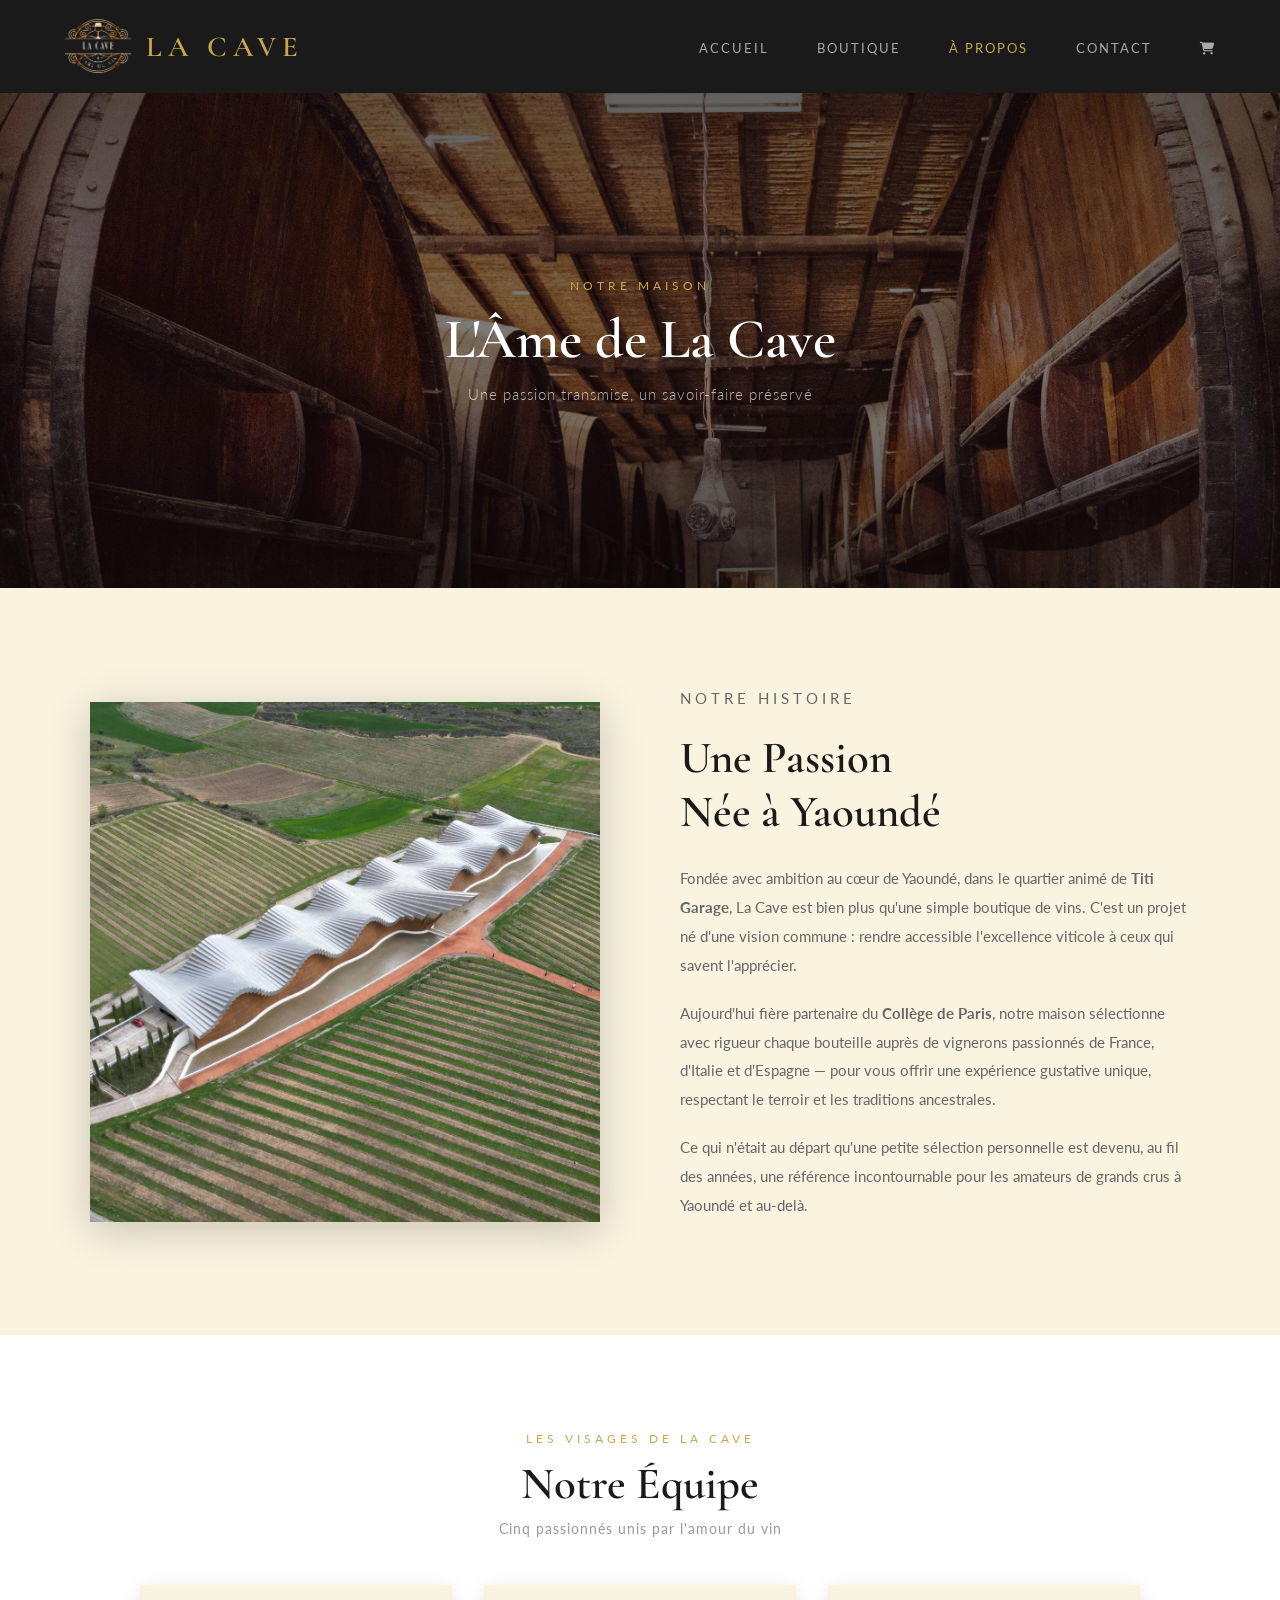
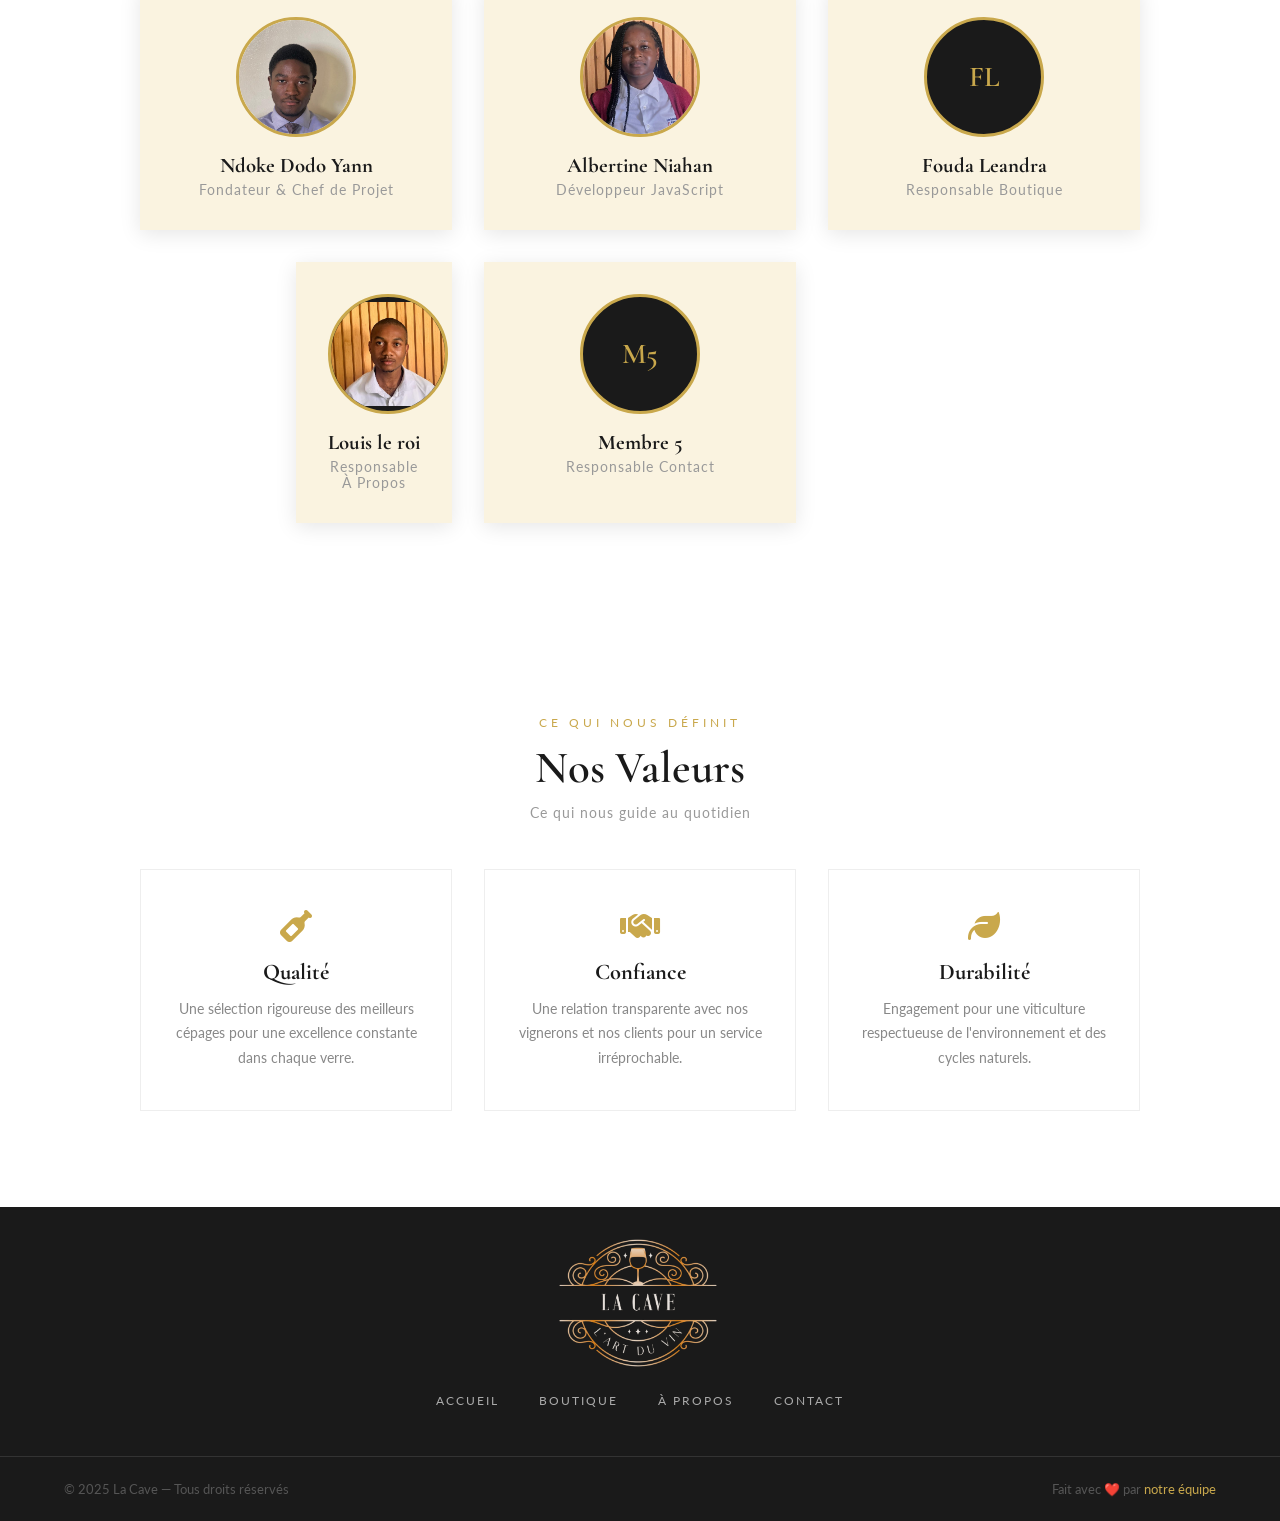
<file: a-propos.html>
<!DOCTYPE html>
<html lang="fr">
<head>
  <meta charset="UTF-8" />
  <meta name="viewport" content="width=device-width, initial-scale=1.0" />
  <title>À Propos — La Cave</title>
  <link rel="stylesheet" href="style.css" />
  <link rel="stylesheet" href="https://cdnjs.cloudflare.com/ajax/libs/font-awesome/6.5.0/css/all.min.css" />
</head>
<body>

  <!-- ========== NAVIGATION ========== -->
  <nav>
    <a href="index.html" class="logo-nav">
      <img src="images/logo-2.png" alt="La Cave" class="logo-img" />
      <span class="logo-texte">LA CAVE</span>
    </a>
    <ul>
      <li><a href="index.html">Accueil</a></li>
      <li><a href="shop.html">Boutique</a></li>
      <li><a href="a-propos.html" class="actif">À Propos</a></li>
      <li><a href="contact.html">Contact</a></li>
      <li>
        <a href="panier.html">
          <i class="fa-solid fa-cart-shopping"></i>
          <span id="compteur-panier"></span>
        </a>
      </li>
    </ul>
  </nav>

  <!-- ========== CONTENU PRINCIPAL ========== -->
  <main>

    <!-- ===== HERO BANNIÈRE — winery-1.jpg (tonneaux) ===== -->
    <section class="apropos-hero">
      <div class="apropos-hero-overlay"></div>
      <div class="apropos-hero-contenu">
        <p class="label-section">Notre Maison</p>
        <h1 class="apropos-hero-titre">L'Âme de La Cave</h1>
        <p class="apropos-hero-sous-titre">Une passion transmise, un savoir-faire préservé</p>
      </div>
    </section>

    <!-- ===== SECTION NOTRE HISTOIRE ===== -->
    <section class="histoire">
      <div class="histoire-contenu">

        <div class="histoire-image-wrapper">
          <img src="images/winery-2.jpg" alt="Notre cave à vins" class="image-histoire" />
        </div>

        <div class="texte-histoire">
          <p class="label-section" style="text-align:left;">Notre Histoire</p>
          <h2 class="titre-section-gauche">Une Passion<br/>Née à Yaoundé</h2>
          <p>
            Fondée avec ambition au cœur de Yaoundé, dans le quartier animé de
            <strong>Titi Garage</strong>, La Cave est bien plus qu'une simple boutique
            de vins. C'est un projet né d'une vision commune : rendre accessible
            l'excellence viticole à ceux qui savent l'apprécier.
          </p>
          <p>
            Aujourd'hui fière partenaire du <strong>Collège de Paris</strong>, notre maison
            sélectionne avec rigueur chaque bouteille auprès de vignerons passionnés
            de France, d'Italie et d'Espagne — pour vous offrir une expérience
            gustative unique, respectant le terroir et les traditions ancestrales.
          </p>
          <p>
            Ce qui n'était au départ qu'une petite sélection personnelle est devenu,
            au fil des années, une référence incontournable pour les amateurs de
            grands crus à Yaoundé et au-delà.
          </p>
        </div>

      </div>
    </section>

    <!-- ===== SECTION NOTRE ÉQUIPE ===== -->
    <section class="equipe">
      <p class="label-section">Les Visages de La Cave</p>
      <h2 class="titre-section">Notre Équipe</h2>
      <p class="sous-titre-section">Cinq passionnés unis par l'amour du vin</p>

      <div class="grille-equipe-5">

        <!-- Membre 1 — Photo réelle -->
        <div class="carte-membre">
          <div class="membre-photo-wrapper">
            <img src="images/photo_1.jpeg" alt="Ndoke Dodo Yann" class="membre-photo" />
          </div>
          <h3>Ndoke Dodo Yann</h3>
          <p>Fondateur &amp; Chef de Projet</p>
        </div>

        <!-- Membre 2 — Placeholder -->
        <div class="carte-membre">
          <div class="membre-photo-wrapper membre-placeholder">
            <img src="images/photo_3.jpeg" alt="">
          </div>
          <h3>Albertine Niahan</h3>
          <p>Développeur JavaScript</p>
        </div>

        <!-- Membre 3 — Placeholder -->
        <div class="carte-membre">
          <div class="membre-photo-wrapper membre-placeholder">
            <span class="membre-initiales">FL</span>
          </div>
          <h3>Fouda Leandra</h3>
          <p>Responsable Boutique</p>
        </div>

        <!-- Membre 4 — Placeholder -->
        <div class="carte-membre">
          <div class="membre-photo-wrapper membre-placeholder">
            <img src="images/photo_2.jpeg" alt="">
          </div>
          <h3>Louis le roi</h3>
          <p>Responsable À Propos</p>
        </div>

        <!-- Membre 5 — Placeholder -->
        <div class="carte-membre">
          <div class="membre-photo-wrapper membre-placeholder">
            <span class="membre-initiales">M5</span>
          </div>
          <h3>Membre 5</h3>
          <p>Responsable Contact</p>
        </div>

      </div>
    </section>

    <!-- ===== SECTION NOS VALEURS ===== -->
    <section class="valeurs">
      <p class="label-section">Ce Qui Nous Définit</p>
      <h2 class="titre-section">Nos Valeurs</h2>
      <p class="sous-titre-section">Ce qui nous guide au quotidien</p>
      <div class="grille-valeurs">

        <div class="carte-valeur">
          <i class="fa-solid fa-wine-bottle"></i>
          <h3>Qualité</h3>
          <p>Une sélection rigoureuse des meilleurs cépages pour une excellence constante dans chaque verre.</p>
        </div>

        <div class="carte-valeur">
          <i class="fa-solid fa-handshake"></i>
          <h3>Confiance</h3>
          <p>Une relation transparente avec nos vignerons et nos clients pour un service irréprochable.</p>
        </div>

        <div class="carte-valeur">
          <i class="fa-solid fa-leaf"></i>
          <h3>Durabilité</h3>
          <p>Engagement pour une viticulture respectueuse de l'environnement et des cycles naturels.</p>
        </div>

      </div>
    </section>

  </main>

  <!-- ========== PIED DE PAGE ========== -->
  <footer>
    <div class="footer-contenu">
      <img src="images/logo-2.png" alt="La Cave" class="footer-logo-img" />
      <div class="footer-liens">
        <a href="index.html">Accueil</a>
        <a href="shop.html">Boutique</a>
        <a href="a-propos.html">À Propos</a>
        <a href="contact.html">Contact</a>
      </div>
    </div>
    <div class="footer-bas">
      <p>&copy; 2025 La Cave — Tous droits réservés</p>
      <p>Fait avec ❤️ par <a href="a-propos.html">notre équipe</a></p>
    </div>
  </footer>

  <script src="script.js"></script>
</body>
</html>
</file>
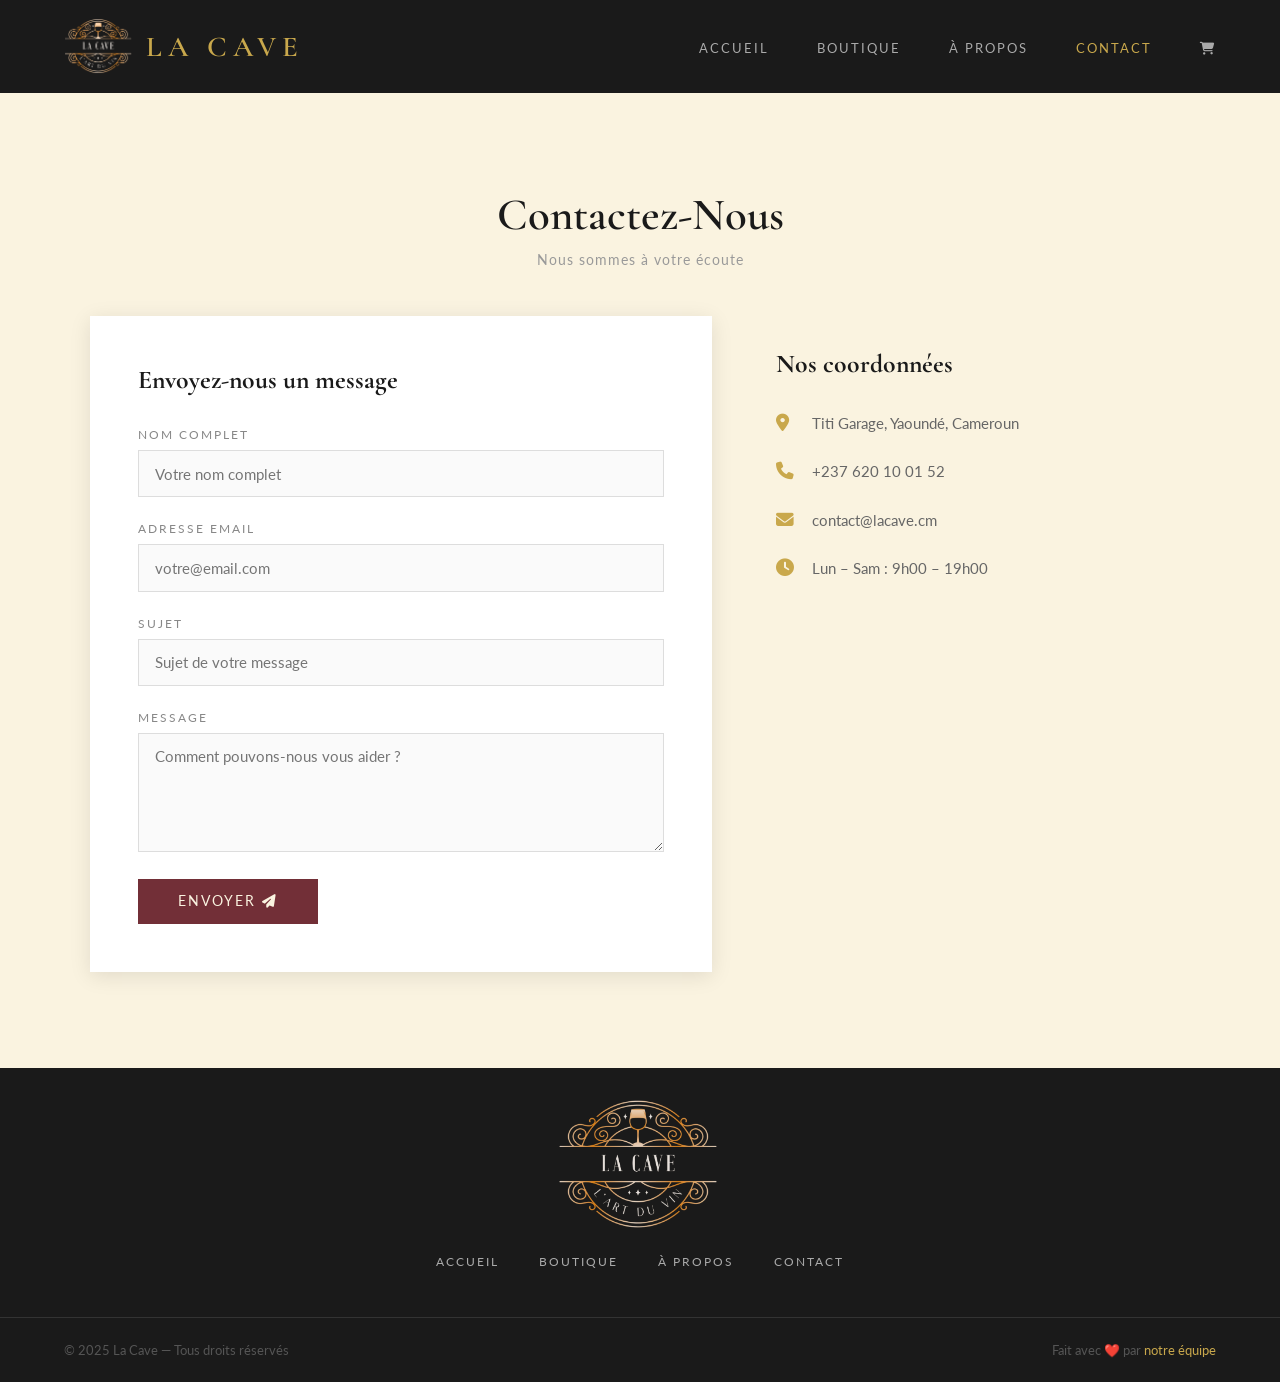
<file: contact.html>
<!DOCTYPE html>
<html lang="fr">
<head>
    <meta charset="UTF-8">
    <meta name="viewport" content="width=device-width, initial-scale=1.0">
    <title>Contact - La Cave</title>
    <!-- Polices Google Fonts (Importées par le Membre 1) -->
    <link href="https://fonts.googleapis.com/css2?family=Cormorant+Garamond:wght@400;700&family=Lato:wght@400;700&display=swap" rel="stylesheet">
    <!-- Font Awesome pour les icônes (Déjà lié dans le head ) -->
    <link rel="stylesheet" href="https://cdnjs.cloudflare.com/ajax/libs/font-awesome/6.4.0/css/all.min.css">
    <!-- Fichier CSS principal (Géré par le Membre 1 ) -->
    <link rel="stylesheet" href="style.css">
</head>
<body>

  <!-- ========== NAVIGATION ========== -->
  <nav>
    <a href="index.html" class="logo-nav">
      <img src="images/logo-2.png" alt="La Cave" class="logo-img" />
      <span class="logo-texte">LA CAVE</span>
    </a>
    <ul>
      <li><a href="index.html">Accueil</a></li>
      <li><a href="shop.html">Boutique</a></li>
      <li><a href="a-propos.html">À Propos</a></li>
      <li><a href="contact.html" class="actif">Contact</a></li>
      <li>
        <a href="panier.html">
          <i class="fa-solid fa-cart-shopping"></i>
          <span id="compteur-panier"></span>
        </a>
      </li>
    </ul>
  </nav>

    <main>
        <!-- SECTION CONTACT -->
        <section class="contact">
            <h1 class="titre-section">Contactez-Nous</h1>
            <p class="sous-titre-section">Nous sommes à votre écoute</p>

            <div class="contact-contenu">
                
                <!-- COLONNE 1 : Formulaire de contact -->
                <div class="formulaire-contact">
                    <h3>Envoyez-nous un message</h3>
                    
                    <div class="champ">
                        <label for="nom">Nom complet</label>
                        <input type="text" id="nom" placeholder="Votre nom complet">
                    </div>

                    <div class="champ">
                        <label for="email">Adresse email</label>
                        <input type="email" id="email" placeholder="votre@email.com">
                    </div>

                    <div class="champ">
                        <label for="sujet">Sujet</label>
                        <input type="text" id="sujet" placeholder="Sujet de votre message">
                    </div>

                    <div class="champ">
                        <label for="message">Message</label>
                        <textarea id="message" rows="5" placeholder="Comment pouvons-nous vous aider ?"></textarea>
                    </div>

                    <!-- Appel de la fonction envoyerMessage() du Membre 2 -->
                    <button class="btn-principal" onclick="envoyerMessage()">
                        Envoyer <i class="fa-solid fa-paper-plane"></i>
                    </button>
                </div>

                <!-- COLONNE 2 : Informations de contact -->
                <div class="infos-contact">
                    <h3>Nos coordonnées</h3>
                    
                    <div class="info-item">
                        <i class="fa-solid fa-location-dot"></i>
                        <p>Titi Garage, Yaoundé, Cameroun</p>
                    </div>

                    <div class="info-item">
                        <i class="fa-solid fa-phone"></i>
                        <p>+237 620 10 01 52</p>
                    </div>

                    <div class="info-item">
                        <i class="fa-solid fa-envelope"></i>
                        <p>contact@lacave.cm</p>
                    </div>

                    <div class="info-item">
                        <i class="fa-solid fa-clock"></i>
                        <p>Lun – Sam : 9h00 – 19h00</p>
                    </div>
                </div>

            </div>
        </section>
    </main>

  <footer>
    <div class="footer-contenu">
      <img src="images/logo-2.png" alt="La Cave" class="footer-logo-img" />
      <div class="footer-liens">
        <a href="index.html">Accueil</a>
        <a href="shop.html">Boutique</a>
        <a href="a-propos.html">À Propos</a>
        <a href="contact.html">Contact</a>
      </div>
    </div>
    <div class="footer-bas">
      <p>&copy; 2025 La Cave — Tous droits réservés</p>
      <p>Fait avec ❤️ par <a href="a-propos.html">notre équipe</a></p>
    </div>
  </footer>

    <!-- LIEN VERS LE SCRIPT (Indispensable pour le formulaire) -->
    <script src="script.js"></script>
</body>
</html>
</file>
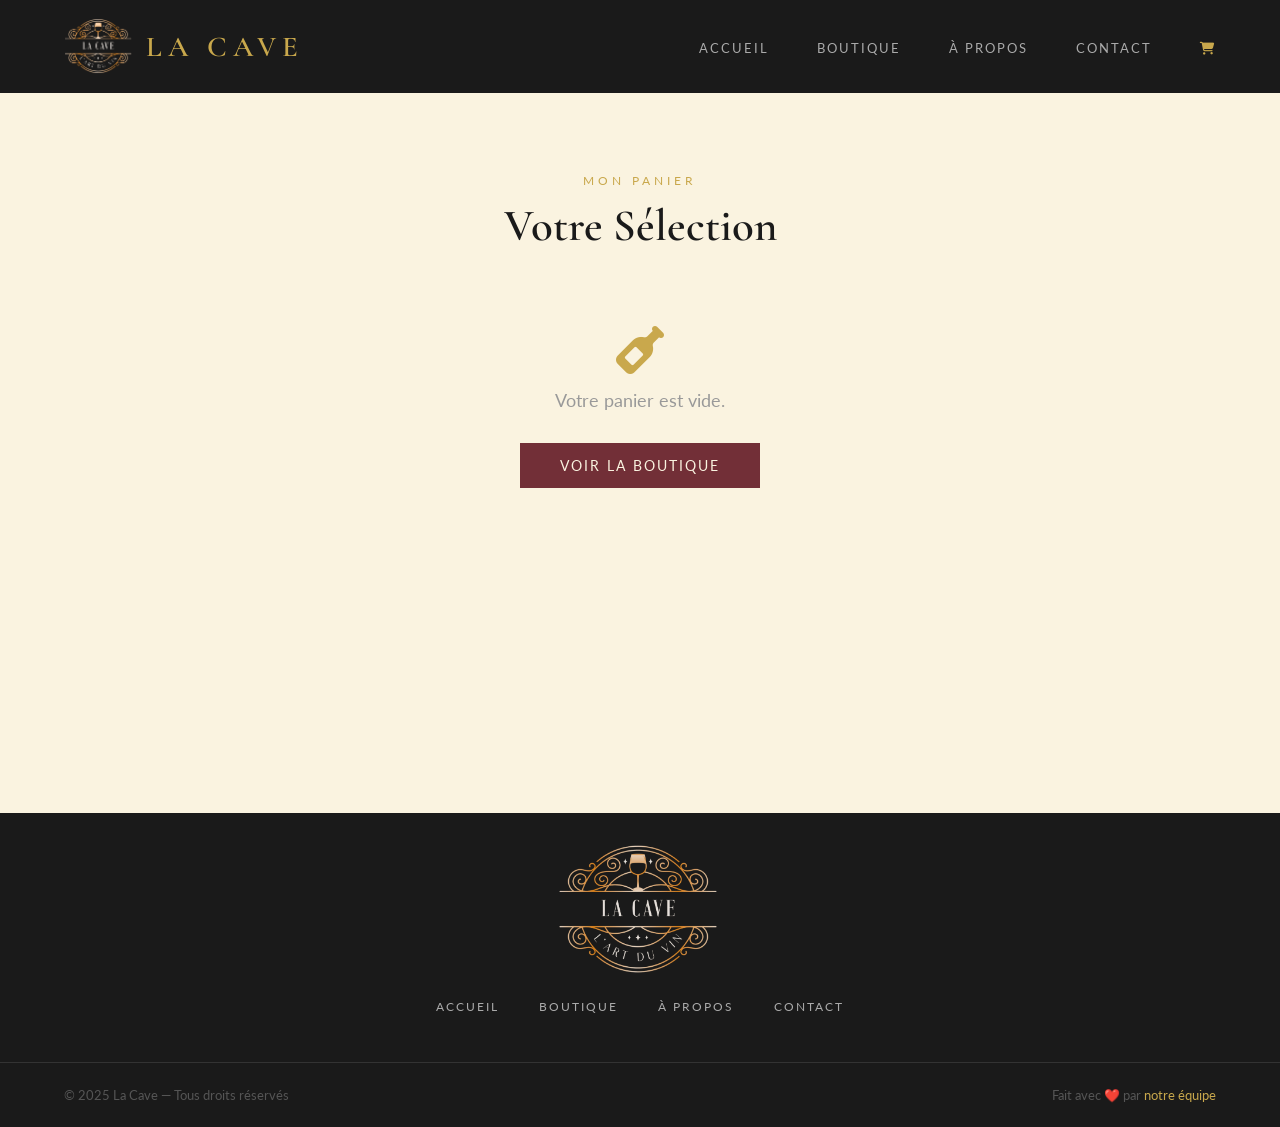
<file: panier.html>
<!DOCTYPE html>
<html lang="fr">

<head>
  <meta charset="UTF-8" />
  <meta name="viewport" content="width=device-width, initial-scale=1.0" />
  <title>Mon Panier — La Cave</title>
  <link rel="stylesheet" href="style.css" />
  <link rel="stylesheet" href="https://cdnjs.cloudflare.com/ajax/libs/font-awesome/6.5.0/css/all.min.css" />
</head>

<body>

  <!-- ============================================================ -->
  <!-- NAVBAR -->
  <!-- ============================================================ -->
  <nav>
    <a href="index.html" class="logo-nav">
      <img src="images/logo-2.png" alt="La Cave" class="logo-img" />
      <span class="logo-texte">LA CAVE</span>
    </a>
    <ul>
      <li><a href="index.html">Accueil</a></li>
      <li><a href="shop.html">Boutique</a></li>
      <li><a href="a-propos.html">À Propos</a></li>
      <li><a href="contact.html">Contact</a></li>
      <li>
        <a href="panier.html" class="actif">
          <i class="fa-solid fa-cart-shopping"></i>
          <span id="compteur-panier"></span>
        </a>
      </li>
    </ul>
  </nav>

  <!-- ============================================================ -->
  <!-- CONTENU PRINCIPAL -->
  <!-- ============================================================ -->
  <main>

    <!-- SECTION 1 — En-tête du panier -->
    <section class="section-panier">
      <p class="label-section">Mon Panier</p>
      <h2 class="titre-section">Votre Sélection</h2>

      <!-- SECTION 2 — Liste des articles (générée dynamiquement) -->
      <div id="liste-panier">
        <!-- Contenu injecté par chargerPanier() -->
      </div>

      <!-- SECTION 3 — Total et actions (affiché si panier non vide) -->
      <div id="panier-actions" style="display:none;">
        <div class="panier-total-ligne">
          <span>Total</span>
          <span id="panier-total" class="prix"></span>
        </div>
        <div class="panier-boutons">
          <a href="shop.html" class="btn-contour">
            ← Continuer les achats
          </a>
          <button class="btn-principal" onclick="afficherCheckout()">
            Commander <i class="fa-solid fa-arrow-right"></i>
          </button>
        </div>
      </div>

      <!-- SECTION 4 — Formulaire Checkout (caché par défaut) -->
      <div id="section-checkout" style="display:none;">
        <h2 class="titre-section">Finaliser la Commande</h2>

        <!-- Champs personnels -->
        <div class="champ">
          <label for="checkout-nom">Nom complet</label>

          <input type="text" id="checkout-nom" placeholder="Votre nom complet" />

        </div>
        <div class="champ">
          <label for="checkout-email">Adresse email</label>
          <input type="email" id="checkout-email" placeholder="votre@email.com" />
        </div>
        <div class="champ">
          <label for="checkout-tel">Téléphone</label>
          <input type="tel" id="checkout-tel" placeholder="+237 6XX XXX XXX" />
        </div>

        <!-- Choix de la méthode de paiement -->
        <p>Méthode de paiement</p>
        <div class="paiement-options">
          <label>
            <input type="radio" name="paiement" value="momo" onclick="afficherMethode(this.value)" />
            📱 Mobile Money (Momo)
          </label>
          <label>
            <input type="radio" name="paiement" value="carte" onclick="afficherMethode(this.value)" />
            💳 Carte Bancaire
          </label>
          <label>
            <input type="radio" name="paiement" value="cash" onclick="afficherMethode(this.value)" />
            💵 Cash à la livraison
          </label>
        </div>

        <!-- Zone de détails selon la méthode choisie -->
        <div id="detail-paiement">

          <!-- Détails Mobile Money -->
          <div id="detail-momo" style="display:none;">
            <div class="champ">
              <label for="momo-numero">Numéro bénéficiaire</label>
              <input type="tel" id="momo-numero" placeholder="+237 6XX XXX XXX" />
            </div>
            <div class="champ">
              <label for="momo-montant">Montant à payer</label>
              <input type="text" id="momo-montant" readonly />
            </div>
          </div>

          <!-- Détails Carte Bancaire -->
          <div id="detail-carte" style="display:none;">
            <div class="champ">
              <label for="carte-numero">Numéro de carte</label>
              <input type="text" id="carte-numero" maxlength="16" placeholder="1234 5678 9012 3456" />
            </div>
            <div class="champ">
              <label for="carte-pin">Code PIN</label>
              <input type="password" id="carte-pin" maxlength="4" placeholder="••••" />
            </div>
          </div>

          <!-- Détails Cash -->
          <div id="detail-cash" style="display:none;">
            <p>Vous paierez à la livraison. Merci de préparer le montant exact.</p>
          </div>

        </div><!-- fin #detail-paiement -->

        <!-- Bouton de confirmation -->
        <button class="btn-principal" onclick="confirmerCommande()">
          Confirmer la commande
          <i class="fa-solid fa-check"></i>
        </button>

      </div><!-- fin #section-checkout -->

      <!-- Message de succès (caché par défaut) -->
      <div id="message-succes" style="display:none;">
        <div class="commande-succes">
          <i class="fa-solid fa-circle-check"></i>
          <h2>Commande Confirmée !</h2>
          <p id="texte-succes"></p>
          <a href="index.html" class="btn-principal">
            Retour à l'accueil
          </a>
        </div>
      </div>

    </section>
  </main>

  <!-- ============================================================ -->
  <!-- FOOTER -->
  <!-- ============================================================ -->
  <footer>
    <div class="footer-contenu">
      <img src="images/logo-2.png" alt="La Cave" class="footer-logo-img" />
      <div class="footer-liens">
        <a href="index.html">Accueil</a>
        <a href="shop.html">Boutique</a>
        <a href="a-propos.html">À Propos</a>
        <a href="contact.html">Contact</a>
      </div>
    </div>
    <div class="footer-bas">
      <p>&copy; 2025 La Cave — Tous droits réservés</p>
      <p>Fait avec ❤️ par <a href="a-propos.html">notre équipe</a></p>
    </div>
  </footer>

  <!-- ============================================================ -->
  <!-- SCRIPTS JAVASCRIPT — Fonctions spécifiques au panier -->
  <!-- ============================================================ -->
  <script src="script.js"></script>
  <script>

    // ----------------------------------------------------------
    // chargerPanier()
    // Génère dynamiquement le contenu du panier au chargement
    // ----------------------------------------------------------
    function chargerPanier() {
      const panier = JSON.parse(localStorage.getItem('panier-lacave')) || [];
      const listePanier = document.getElementById('liste-panier');
      const panierActions = document.getElementById('panier-actions');

      // Vider le contenu actuel
      listePanier.innerHTML = '';

      // Cas : panier vide
      if (panier.length === 0) {
        listePanier.innerHTML = `
          <div class="panier-vide">
            <i class="fa-solid fa-wine-bottle"></i>
            <p>Votre panier est vide.</p>
            <a href="shop.html" class="btn-principal">Voir la Boutique</a>
          </div>
        `;
        panierActions.style.display = 'none';
        mettreAJourCompteurPanier();
        return;
      }

      // Cas : panier non vide — afficher chaque article
      let totalGeneral = 0;

      panier.forEach(function(article) {
        // Extraire le montant numérique du prix (ex: "45 000 FCFA" → 45000)
        const montantUnitaire = parseInt(article.prix.replace(/\s/g, '').replace('FCFA', ''));
        const sousTotal = montantUnitaire * article.quantite;
        totalGeneral += sousTotal;

        // Échapper le nom pour l'utilisation dans les attributs onclick
        const nomEchape = article.nom.replace(/'/g, "\\'");

        const articleHTML = `
          <div class="panier-article">
            <img src="${article.image}" alt="${article.nom}" class="panier-article-img" />
            <div class="panier-article-infos">
              <h3>${article.nom}</h3>
              <p>${article.prix} / unité</p>
            </div>
            <div class="panier-quantite">
              <button onclick="changerQuantite('${nomEchape}', -1)">−</button>
              <span>${article.quantite}</span>
              <button onclick="changerQuantite('${nomEchape}', 1)">+</button>
            </div>
            <div class="panier-article-total">
              ${sousTotal.toLocaleString('fr-FR')} FCFA
            </div>
            <button class="panier-supprimer" onclick="supprimerArticle('${nomEchape}')">
              <i class="fa-solid fa-trash"></i>
            </button>
          </div>
        `;
        listePanier.innerHTML += articleHTML;
      });

      // Afficher le total et les boutons d'action
      document.getElementById('panier-total').textContent = totalGeneral.toLocaleString('fr-FR') + ' FCFA';
      panierActions.style.display = 'block';

      // Mettre à jour le compteur navbar
      mettreAJourCompteurPanier();
    }

    // ----------------------------------------------------------
    // changerQuantite(nom, delta)
    // Augmente ou diminue la quantité d'un article
    // ----------------------------------------------------------
    function changerQuantite(nom, delta) {
      let panier = JSON.parse(localStorage.getItem('panier-lacave')) || [];

      const index = panier.findIndex(function(article) {
        return article.nom === nom;
      });

      if (index !== -1) {
        panier[index].quantite += delta;

        // Si la quantité tombe à 0 ou moins, supprimer l'article
        if (panier[index].quantite <= 0) {
          panier.splice(index, 1);
        }
      }

      // Sauvegarder et recharger l'affichage
      localStorage.setItem('panier-lacave', JSON.stringify(panier));
      chargerPanier();
    }

    // ----------------------------------------------------------
    // supprimerArticle(nom)
    // Supprime un article du panier
    // ----------------------------------------------------------
    function supprimerArticle(nom) {
      let panier = JSON.parse(localStorage.getItem('panier-lacave')) || [];

      // Filtrer pour retirer l'article correspondant
      panier = panier.filter(function(article) {
        return article.nom !== nom;
      });

      // Sauvegarder et recharger
      localStorage.setItem('panier-lacave', JSON.stringify(panier));
      chargerPanier();
    }

    // ----------------------------------------------------------
    // afficherCheckout()
    // Révèle le formulaire de commande et pré-remplit le montant
    // ----------------------------------------------------------
    function afficherCheckout() {
      const sectionCheckout = document.getElementById('section-checkout');
      sectionCheckout.style.display = 'block';

      // Remplir automatiquement le montant Momo avec le total du panier
      const totalTexte = document.getElementById('panier-total').textContent;
      document.getElementById('momo-montant').value = totalTexte;

      // Faire défiler la page jusqu'au formulaire
      sectionCheckout.scrollIntoView({ behavior: 'smooth' });
    }

    // ----------------------------------------------------------
    // afficherMethode(methode)
    // Affiche uniquement les détails de la méthode choisie
    // ----------------------------------------------------------
    function afficherMethode(methode) {
      // Cacher tous les blocs de détails
      document.getElementById('detail-momo').style.display = 'none';
      document.getElementById('detail-carte').style.display = 'none';
      document.getElementById('detail-cash').style.display = 'none';

      // Afficher uniquement le bloc correspondant
      document.getElementById('detail-' + methode).style.display = 'block';
    }

    // ----------------------------------------------------------
    // confirmerCommande()
    // Valide et confirme la commande
    // ----------------------------------------------------------
    function confirmerCommande() {
      // Lire les champs personnels
      const nom = document.getElementById('checkout-nom').value.trim();
      const email = document.getElementById('checkout-email').value.trim();
      const tel = document.getElementById('checkout-tel').value.trim();

      // Vérifier que les champs personnels sont remplis
      if (!nom || !email || !tel) {
        alert('Veuillez remplir vos informations personnelles (nom, email, téléphone).');
        return;
      }

      // Vérifier qu'une méthode de paiement est sélectionnée
      const methodeSelectionnee = document.querySelector('input[name="paiement"]:checked');
      if (!methodeSelectionnee) {
        alert('Veuillez choisir une méthode de paiement.');
        return;
      }

      const methode = methodeSelectionnee.value;

      // Vérifier les champs selon la méthode choisie
      if (methode === 'momo') {
        const numero = document.getElementById('momo-numero').value.trim();
        if (!numero) {
          alert('Veuillez entrer votre numéro bénéficiaire pour le Mobile Money.');
          return;
        }
      } else if (methode === 'carte') {
        const numeroCarte = document.getElementById('carte-numero').value.trim();
        const pin = document.getElementById('carte-pin').value.trim();
        if (numeroCarte.length !== 16) {
          alert('Le numéro de carte doit contenir 16 chiffres.');
          return;
        }
        if (pin.length !== 4) {
          alert('Le code PIN doit contenir 4 chiffres.');
          return;
        }
      }
      // Pour "cash", aucune vérification supplémentaire

      // ✅ Tout est valide : confirmer la commande
      // Vider le panier dans localStorage
      localStorage.removeItem('panier-lacave');

      // Cacher le formulaire checkout
      document.getElementById('section-checkout').style.display = 'none';

      // Afficher le message de succès
      const messageSucces = document.getElementById('message-succes');
      messageSucces.style.display = 'block';

      // Remplir le texte de confirmation
      document.getElementById('texte-succes').textContent =
        'Merci ' + nom + ' ! Votre commande a bien été reçue. Vous serez contacté(e) sous 24h pour la livraison.';

      // Mettre à jour le compteur (panier vide)
      mettreAJourCompteurPanier();

      // Faire défiler vers le message de succès
      messageSucces.scrollIntoView({ behavior: 'smooth' });
    }

    // ----------------------------------------------------------
    // Charger le panier au chargement de la page
    // ----------------------------------------------------------
    window.onload = chargerPanier;

  </script>

</body>
</html>
</file>
<file: style.css>
/* =============================================
   LA CAVE — Feuille de style principale
   Auteur : Membre 1 (Chef d'équipe)
   ============================================= */

@import url('https://fonts.googleapis.com/css2?family=Cormorant+Garamond:ital,wght@0,400;0,600;0,700;1,400&family=Lato:wght@300;400;700&display=swap');

/* =============================================
   VARIABLES GLOBALES
   ============================================= */
:root {
  --couleur-principale : #722F37;
  --couleur-or         : #C9A84C;
  --couleur-creme      : #FAF3E0;
  --couleur-sombre     : #1a1a1a;
  --couleur-texte      : #333333;
  --couleur-gris       : #f5f5f0;
  --police-titre       : 'Cormorant Garamond', serif;
  --police-corps       : 'Lato', sans-serif;
  --ombre              : 0 4px 20px rgba(0,0,0,0.1);
  --ombre-forte        : 0 8px 40px rgba(0,0,0,0.2);
  --transition         : all 0.3s ease;
}

/* =============================================
   RÉINITIALISATION
   ============================================= */
* {
  margin: 0;
  padding: 0;
  box-sizing: border-box;
}

body {
  font-family: var(--police-corps);
  color: var(--couleur-texte);
  background-color: #fff;
  overflow-x: hidden;
}

a {
  text-decoration: none;
  color: inherit;
}

img {
  max-width: 100%;
  display: block;
}

/* =============================================
   BARRE DE NAVIGATION
   ============================================= */
nav {
  background-color: var(--couleur-sombre);
  padding: 1.2rem 4rem;
  display: flex;
  justify-content: space-between;
  align-items: center;
  position: sticky;
  top: 0;
  z-index: 1000;
}

nav .logo-nav {
  display: flex;
  align-items: center;
  gap: 0.75rem;
  text-decoration: none;
}

nav .logo-img {
  height: 55px;
  width: auto;
  transition: opacity 0.3s;
}

nav .logo-nav:hover .logo-img {
  opacity: 0.85;
}

nav .logo-texte {
  font-family: var(--police-titre);
  font-size: 1.8rem;
  color: var(--couleur-or);
  letter-spacing: 6px;
  font-weight: 600;
}

nav ul {
  list-style: none;
  display: flex;
  gap: 3rem;
}

nav ul li a {
  color: #aaa;
  font-size: 0.8rem;
  letter-spacing: 2px;
  text-transform: uppercase;
  transition: var(--transition);
  font-weight: 400;
}

nav ul li a:hover,
nav ul li a.actif {
  color: var(--couleur-or);
}

/* =============================================
   PIED DE PAGE
   ============================================= */
footer {
  background-color: var(--couleur-sombre);
  color: var(--couleur-creme);
  margin-top: 0;
}

.footer-contenu {
  padding: 2rem 4rem 3rem;
  display: flex;
  flex-direction: column;
  align-items: center;
  gap: 1rem;
  border-bottom: 1px solid #333;
}

.footer-liens {
  display: flex;
  gap: 2.5rem;
  margin-top: 0.5rem;
}

.footer-liens a {
  color: #aaa;
  font-size: 0.75rem;
  letter-spacing: 2px;
  text-transform: uppercase;
  transition: var(--transition);
}

.footer-liens a:hover {
  color: var(--couleur-or);
}

.footer-bas {
  padding: 1.5rem 4rem;
  text-align: center;
  font-size: 0.8rem;
  color: #555;
  display: flex;
  justify-content: space-between;
}

.footer-bas a {
  color: var(--couleur-or);
}

/* =============================================
   BOUTONS
   ============================================= */
.btn-principal {
  display: inline-block;
  background-color: var(--couleur-principale);
  color: var(--couleur-creme);
  padding: 0.9rem 2.5rem;
  border: none;
  font-family: var(--police-corps);
  font-size: 0.85rem;
  letter-spacing: 2px;
  text-transform: uppercase;
  cursor: pointer;
  transition: var(--transition);
}

.btn-principal:hover {
  background-color: var(--couleur-or);
  color: var(--couleur-sombre);
}

.btn-contour {
  display: inline-block;
  background-color: transparent;
  color: var(--couleur-principale);
  padding: 0.9rem 2.5rem;
  border: 1px solid var(--couleur-principale);
  font-family: var(--police-corps);
  font-size: 0.85rem;
  letter-spacing: 2px;
  text-transform: uppercase;
  cursor: pointer;
  transition: var(--transition);
  margin-top: 1.5rem;
}

.btn-contour:hover {
  background-color: var(--couleur-principale);
  color: var(--couleur-creme);
}

.btn-carte {
  display: inline-block;
  background-color: transparent;
  color: var(--couleur-principale);
  font-size: 0.78rem;
  letter-spacing: 1px;
  text-transform: uppercase;
  border-bottom: 1px solid var(--couleur-principale);
  padding-bottom: 2px;
  transition: var(--transition);
}

.btn-carte:hover {
  color: var(--couleur-or);
  border-color: var(--couleur-or);
}

/* =============================================
   LABELS ET TITRES DE SECTION
   ============================================= */
.label-section {
  font-size: 0.75rem;
  letter-spacing: 4px;
  text-transform: uppercase;
  color: var(--couleur-or);
  text-align: center;
  display: block;
  margin-bottom: 0.75rem;
}

.titre-section {
  font-family: var(--police-titre);
  font-size: 2.8rem;
  color: var(--couleur-sombre);
  text-align: center;
  margin-bottom: 0.5rem;
  font-weight: 600;
  line-height: 1.2;
}

.titre-section-gauche {
  font-family: var(--police-titre);
  font-size: 2.8rem;
  color: var(--couleur-sombre);
  text-align: left;
  margin-bottom: 1.5rem;
  font-weight: 600;
  line-height: 1.2;
}

.sous-titre-section {
  text-align: center;
  color: #999;
  margin-bottom: 3rem;
  font-size: 0.9rem;
  letter-spacing: 1px;
}

/* =============================================
   SECTION HÉRO
   ============================================= */
/* Logo dans le héro */
.hero-logo {
  height: 180px;
  width: auto;
  margin: 0 auto 1.5rem;
  filter: drop-shadow(0 0 30px rgba(201, 168, 76, 0.4));
}

/* Logo dans le footer */
.footer-logo-img {
  height: 130px;
  width: auto;
  margin: 0 auto;
  opacity: 0.9;
}

.hero {
  position: relative;
  height: 100vh;
  min-height: 600px;
  background-image: url('images/vin-ledge-1.jpg');
  background-size: cover;
  background-position: center;
  background-attachment: fixed;
  display: flex;
  align-items: center;
  justify-content: center;
}

.hero-overlay {
  position: absolute;
  inset: 0;
  background: linear-gradient(
    to bottom,
    rgba(10, 5, 5, 0.65) 0%,
    rgba(10, 5, 5, 0.5) 60%,
    rgba(10, 5, 5, 0.75) 100%
  );
}

.hero-contenu {
  position: relative;
  z-index: 2;
  text-align: center;
  color: #fff;
  max-width: 750px;
  padding: 0 2rem;
}

.hero-label {
  font-size: 0.75rem;
  letter-spacing: 5px;
  text-transform: uppercase;
  color: var(--couleur-or);
  margin-bottom: 1.5rem;
}

.hero-contenu h1 {
  font-family: var(--police-titre);
  font-size: 5rem;
  font-weight: 600;
  line-height: 1.1;
  margin-bottom: 1.5rem;
  color: #fff;
}

.hero-sous-titre {
  font-size: 1rem;
  color: rgba(255,255,255,0.75);
  margin-bottom: 2.5rem;
  line-height: 1.7;
  font-weight: 300;
  letter-spacing: 0.5px;
}

.hero-scroll {
  position: absolute;
  bottom: 2rem;
  left: 50%;
  transform: translateX(-50%);
  z-index: 2;
  color: rgba(255,255,255,0.4);
  font-size: 1rem;
  animation: rebondir 2s infinite;
}

@keyframes rebondir {
  0%, 100% { transform: translateX(-50%) translateY(0); }
  50%       { transform: translateX(-50%) translateY(8px); }
}

/* =============================================
   SECTION VINS EN VEDETTE
   ============================================= */
.vins-vedette {
  padding: 6rem 4rem;
  background-color: var(--couleur-creme);
}

.grille-vins {
  display: grid;
  grid-template-columns: repeat(3, 1fr);
  gap: 2rem;
  max-width: 1200px;
  margin: 0 auto;
}

.carte-vin {
  background-color: #fff;
  box-shadow: var(--ombre);
  transition: var(--transition);
  overflow: hidden;
}

.carte-vin:hover {
  box-shadow: var(--ombre-forte);
  transform: translateY(-6px);
}

.carte-vin-image {
  width: 100%;
  height: 360px;
  overflow: hidden;
}

.carte-vin-image img {
  width: 100%;
  height: 100%;
  object-fit: cover;
  transition: transform 0.5s ease;
}

.carte-vin:hover .carte-vin-image img {
  transform: scale(1.05);
}

.carte-vin-corps {
  padding: 1.5rem;
  background-color: var(--couleur-principale);
}

.carte-categorie {
  font-size: 0.7rem;
  letter-spacing: 2px;
  text-transform: uppercase;
  padding: 0.25rem 0.75rem;
  display: inline-block;
  margin-bottom: 0.75rem;
  font-weight: 700;
}

.carte-categorie.rouge {
  background-color: rgba(255,255,255,0.15);
  color: #fff;
}

.carte-categorie.blanc {
  background-color: rgba(255,255,255,0.15);
  color: #fff;
}

.carte-categorie.champagne {
  background-color: rgba(255,255,255,0.15);
  color: var(--couleur-or);
}

.carte-vin-corps h3 {
  font-family: var(--police-titre);
  font-size: 1.4rem;
  color: #fff;
  margin-bottom: 0.25rem;
}

.carte-vin-corps > p {
  color: rgba(255,255,255,0.65);
  font-size: 0.85rem;
  margin-bottom: 1rem;
}

.carte-bas {
  display: flex;
  justify-content: space-between;
  align-items: center;
  margin-top: 1rem;
  padding-top: 1rem;
  border-top: 1px solid rgba(255,255,255,0.2);
}

.prix {
  font-family: var(--police-titre);
  font-size: 1.3rem;
  color: var(--couleur-or);
  font-weight: 600;
}

.btn-carte {
  display: inline-block;
  background-color: var(--couleur-or);
  color: var(--couleur-sombre);
  font-size: 0.75rem;
  font-weight: 700;
  letter-spacing: 2px;
  text-transform: uppercase;
  border: none;
  padding: 0.6rem 1.2rem;
  cursor: pointer;
  transition: var(--transition);
  font-family: var(--police-corps);
}

.btn-carte:hover {
  background-color: #fff;
  color: var(--couleur-principale);
}

.voir-tout {
  text-align: center;
  margin-top: 3.5rem;
}

/* =============================================
   SECTION HISTOIRE (split image + texte)
   ============================================= */
.section-histoire {
  display: grid;
  grid-template-columns: 1fr 1fr;
  min-height: 600px;
}

.histoire-image {
  overflow: hidden;
}

.histoire-image img {
  width: 100%;
  height: 100%;
  object-fit: cover;
  object-position: center;
  transition: transform 0.8s ease;
}

.histoire-image:hover img {
  transform: scale(1.03);
}

.histoire-texte {
  background-color: var(--couleur-sombre);
  padding: 5rem;
  display: flex;
  flex-direction: column;
  justify-content: center;
}

.histoire-texte .label-section {
  text-align: left;
}

.histoire-texte p {
  color: #aaa;
  line-height: 1.9;
  font-size: 0.95rem;
  margin-bottom: 1rem;
}

/* =============================================
   SECTION CHIFFRES
   ============================================= */
.section-chiffres {
  background-color: var(--couleur-principale);
  padding: 4rem;
  display: flex;
  justify-content: center;
  align-items: center;
  gap: 0;
}

.chiffre-item {
  display: flex;
  flex-direction: column;
  align-items: center;
  gap: 0.5rem;
  padding: 0 4rem;
}

.chiffre {
  font-family: var(--police-titre);
  font-size: 3rem;
  color: var(--couleur-or);
  font-weight: 700;
}

.chiffre-label {
  font-size: 0.75rem;
  letter-spacing: 2px;
  text-transform: uppercase;
  color: rgba(255,255,255,0.6);
  text-align: center;
}

.chiffre-separateur {
  width: 1px;
  height: 60px;
  background-color: rgba(255,255,255,0.2);
}

/* =============================================
   PAGE BOUTIQUE — shop.html (Membre 3)
   ============================================= */
/* Hero boutique */
.boutique-hero {
  position: relative;
  height: 55vh;
  min-height: 380px;
  background-image: url('images/wine-cellar-1-crop.jpg');
  background-size: cover;
  background-position: center;
  background-attachment: fixed;
  display: flex;
  align-items: center;
  justify-content: center;
}

.boutique-hero-overlay {
  position: absolute;
  inset: 0;
  background: linear-gradient(
    to bottom,
    rgba(10,5,5,0.6) 0%,
    rgba(10,5,5,0.45) 60%,
    rgba(10,5,5,0.7) 100%
  );
}

.boutique-hero-contenu {
  position: relative;
  z-index: 2;
  text-align: center;
  color: #fff;
}

.boutique-hero-titre {
  font-family: var(--police-titre);
  font-size: 3.5rem;
  font-weight: 600;
  color: #fff;
  margin: 0.5rem 0;
}

.boutique-hero-sous-titre {
  color: rgba(255,255,255,0.7);
  font-size: 0.95rem;
  letter-spacing: 1px;
  font-weight: 300;
  margin-top: 0.75rem;
}

.boutique {
  padding: 5rem 4rem;
  background-color: var(--couleur-creme);
  min-height: 80vh;
}

.filtres {
  display: flex;
  justify-content: center;
  gap: 1rem;
  margin-bottom: 3rem;
  flex-wrap: wrap;
}

.btn-filtre {
  background-color: transparent;
  border: 1px solid #ccc;
  color: var(--couleur-texte);
  padding: 0.6rem 1.8rem;
  font-family: var(--police-corps);
  font-size: 0.78rem;
  letter-spacing: 2px;
  text-transform: uppercase;
  cursor: pointer;
  transition: var(--transition);
}

.btn-filtre:hover,
.btn-filtre.actif-filtre {
  background-color: var(--couleur-principale);
  color: #fff;
  border-color: var(--couleur-principale);
}

/* =============================================
   PAGE À PROPOS — a-propos.html (Membre 4)
   ============================================= */
/* =============================================
   PAGE À PROPOS — a-propos.html (Membre 4)
   ============================================= */

/* Hero bannière avec winery-1.jpg */
.apropos-hero {
  position: relative;
  height: 55vh;
  min-height: 400px;
  background-image: url('images/winery-1.jpg');
  background-size: cover;
  background-position: center;
  background-attachment: fixed;
  display: flex;
  align-items: center;
  justify-content: center;
}

.apropos-hero-overlay {
  position: absolute;
  inset: 0;
  background: linear-gradient(
    to bottom,
    rgba(10,5,5,0.6) 0%,
    rgba(10,5,5,0.45) 60%,
    rgba(10,5,5,0.7) 100%
  );
}

.apropos-hero-contenu {
  position: relative;
  z-index: 2;
  text-align: center;
  color: #fff;
}

.apropos-hero-titre {
  font-family: var(--police-titre);
  font-size: 3.5rem;
  font-weight: 600;
  color: #fff;
  margin: 0.5rem 0;
}

.apropos-hero-sous-titre {
  color: rgba(255,255,255,0.7);
  font-size: 0.95rem;
  letter-spacing: 1px;
  font-weight: 300;
  margin-top: 0.75rem;
}

/* Section Histoire */
.histoire {
  padding: 6rem 4rem;
  background-color: var(--couleur-creme);
}

.histoire-contenu {
  display: grid;
  grid-template-columns: 1fr 1fr;
  gap: 5rem;
  align-items: center;
  max-width: 1100px;
  margin: 0 auto;
}

.histoire-image-wrapper {
  height: 520px;
  overflow: hidden;
  box-shadow: var(--ombre-forte);
}

.image-histoire {
  width: 100%;
  height: 100%;
  object-fit: cover;
  object-position: center;
  transition: transform 0.8s ease;
}

.histoire-image-wrapper:hover .image-histoire {
  transform: scale(1.04);
}

.texte-histoire p {
  color: #666;
  line-height: 1.9;
  margin-bottom: 1.2rem;
  font-size: 0.95rem;
}

/* Section Équipe */
.equipe {
  padding: 6rem 4rem;
  background-color: #fff;
}

/* Grille 5 membres : 3 en haut, 2 centrés en bas */
.grille-equipe-5 {
  display: grid;
  grid-template-columns: repeat(3, 1fr);
  gap: 2rem;
  max-width: 1000px;
  margin: 0 auto;
}

.grille-equipe-5 .carte-membre:nth-child(4) {
  grid-column: 1;
  margin-left: 50%;
}

.grille-equipe-5 .carte-membre:nth-child(5) {
  grid-column: 2;
}

/* Carte membre */
.carte-membre {
  background-color: var(--couleur-creme);
  padding: 2rem;
  text-align: center;
  box-shadow: var(--ombre);
  transition: var(--transition);
}

.carte-membre:hover {
  transform: translateY(-5px);
  box-shadow: var(--ombre-forte);
}

/* Wrapper commun photo/placeholder */
.membre-photo-wrapper {
  width: 120px;
  height: 120px;
  border-radius: 50%;
  margin: 0 auto 1rem;
  border: 3px solid var(--couleur-or);
  overflow: hidden;
  display: flex;
  align-items: center;
  justify-content: center;
}

/* Photo réelle */
.membre-photo {
  width: 100%;
  height: 100%;
  object-fit: cover;
  object-position: center top;
}

/* Placeholder initiales */
.membre-placeholder {
  background-color: var(--couleur-sombre);
}

.membre-initiales {
  font-family: var(--police-titre);
  font-size: 1.8rem;
  color: var(--couleur-or);
  font-weight: 600;
}

.carte-membre h3 {
  font-family: var(--police-titre);
  font-size: 1.3rem;
  color: var(--couleur-sombre);
  margin-bottom: 0.25rem;
}

.carte-membre p {
  color: #999;
  font-size: 0.85rem;
  letter-spacing: 1px;
}

.valeurs {
  padding: 6rem 4rem;
  background-color: #fff;
}

.grille-valeurs {
  display: grid;
  grid-template-columns: repeat(3, 1fr);
  gap: 2rem;
  max-width: 1000px;
  margin: 0 auto;
}

.carte-valeur {
  text-align: center;
  padding: 2.5rem 2rem;
  border: 1px solid #eee;
  transition: var(--transition);
}

.carte-valeur:hover {
  border-color: var(--couleur-or);
  box-shadow: var(--ombre);
}

.carte-valeur i {
  font-size: 2rem;
  color: var(--couleur-or);
  margin-bottom: 1rem;
}

.carte-valeur h3 {
  font-family: var(--police-titre);
  font-size: 1.4rem;
  color: var(--couleur-sombre);
  margin-bottom: 0.75rem;
}

.carte-valeur p {
  color: #888;
  font-size: 0.9rem;
  line-height: 1.7;
}

/* =============================================
   PAGE CONTACT — contact.html (Membre 5)
   ============================================= */
.contact {
  padding: 6rem 4rem;
  background-color: var(--couleur-creme);
  min-height: 80vh;
}

.contact-contenu {
  display: grid;
  grid-template-columns: 1.5fr 1fr;
  gap: 4rem;
  max-width: 1100px;
  margin: 0 auto;
}

.formulaire-contact {
  background-color: #fff;
  padding: 3rem;
  box-shadow: var(--ombre);
}

.formulaire-contact h3 {
  font-family: var(--police-titre);
  font-size: 1.6rem;
  color: var(--couleur-sombre);
  margin-bottom: 2rem;
}

.champ {
  margin-bottom: 1.5rem;
}

.champ label {
  display: block;
  font-size: 0.75rem;
  letter-spacing: 2px;
  text-transform: uppercase;
  color: #888;
  margin-bottom: 0.5rem;
}

.champ input,
.champ textarea {
  width: 100%;
  padding: 0.85rem 1rem;
  border: 1px solid #ddd;
  font-family: var(--police-corps);
  font-size: 0.95rem;
  color: var(--couleur-texte);
  background-color: #fafafa;
  transition: var(--transition);
  outline: none;
  resize: vertical;
}

.champ input:focus,
.champ textarea:focus {
  border-color: var(--couleur-principale);
  background-color: #fff;
}

.infos-contact {
  padding: 2rem 0;
}

.infos-contact h3 {
  font-family: var(--police-titre);
  font-size: 1.6rem;
  color: var(--couleur-sombre);
  margin-bottom: 2rem;
}

.info-item {
  display: flex;
  align-items: flex-start;
  gap: 1rem;
  margin-bottom: 1.5rem;
  color: #666;
  font-size: 0.95rem;
  line-height: 1.6;
}

.info-item i {
  color: var(--couleur-or);
  font-size: 1.1rem;
  margin-top: 3px;
  min-width: 20px;
}

/* =============================================
   MODAL VIN (shop.html) + MODAL BIO (a-propos.html)
   ============================================= */

/* Overlay commun aux deux modals */
.modal-overlay {
  display: none;
  position: fixed;
  inset: 0;
  background-color: rgba(0, 0, 0, 0.75);
  z-index: 2000;
  align-items: center;
  justify-content: center;
  padding: 2rem;
}

.modal-overlay.actif {
  display: flex;
}

/* Bouton fermer */
.modal-fermer {
  position: absolute;
  top: 1rem;
  right: 1rem;
  background: transparent;
  border: none;
  color: #aaa;
  font-size: 1.3rem;
  cursor: pointer;
  transition: var(--transition);
  z-index: 10;
}

.modal-fermer:hover {
  color: var(--couleur-principale);
}

/* ===== MODAL VIN ===== */
.modal-contenu {
  background-color: #fff;
  max-width: 850px;
  width: 100%;
  position: relative;
  overflow: hidden;
  max-height: 90vh;
}

.modal-corps {
  display: grid;
  grid-template-columns: 1fr 1fr;
}

.modal-image {
  height: 100%;
  min-height: 450px;
  overflow: hidden;
}

.modal-image img {
  width: 100%;
  height: 100%;
  object-fit: cover;
}

.modal-infos {
  padding: 3rem 2.5rem;
  display: flex;
  flex-direction: column;
  justify-content: center;
  gap: 0.75rem;
  background-color: var(--couleur-creme);
}

.modal-infos h2 {
  font-family: var(--police-titre);
  font-size: 2rem;
  color: var(--couleur-sombre);
  line-height: 1.2;
}

.modal-sous-titre {
  color: #999;
  font-size: 0.85rem;
  letter-spacing: 1px;
}

.modal-description {
  color: #666;
  font-size: 0.95rem;
  line-height: 1.8;
  border-top: 1px solid #e0d9c8;
  padding-top: 1rem;
  margin-top: 0.5rem;
}

.modal-pied {
  display: flex;
  justify-content: space-between;
  align-items: center;
  margin-top: 1rem;
  padding-top: 1rem;
  border-top: 1px solid #e0d9c8;
}

/* ===== POPUP PANIER (toast) ===== */
.popup-panier {
  position: fixed;
  bottom: 2rem;
  right: 2rem;
  background-color: var(--couleur-sombre);
  color: var(--couleur-creme);
  padding: 1rem 1.5rem;
  border-left: 3px solid var(--couleur-or);
  display: flex;
  align-items: center;
  gap: 1.5rem;
  z-index: 9999;
  font-size: 0.85rem;
  box-shadow: var(--ombre-forte);
  animation: glisserEntree 0.3s ease;
}

@keyframes glisserEntree {
  from { transform: translateX(100%); opacity: 0; }
  to   { transform: translateX(0);    opacity: 1; }
}

.popup-panier a {
  color: var(--couleur-or);
  font-size: 0.78rem;
  letter-spacing: 1px;
  text-transform: uppercase;
  border-bottom: 1px solid var(--couleur-or);
  white-space: nowrap;
}

/* ===== PAGE PANIER ===== */
.section-panier {
  padding: 5rem 4rem;
  background-color: var(--couleur-creme);
  min-height: 80vh;
}

.panier-vide {
  text-align: center;
  padding: 4rem 0;
  color: #999;
}

.panier-vide i {
  font-size: 3rem;
  color: var(--couleur-or);
  margin-bottom: 1rem;
  display: block;
}

.panier-vide p {
  font-size: 1.1rem;
  margin-bottom: 2rem;
}

.panier-article {
  display: grid;
  grid-template-columns: 80px 1fr auto auto auto;
  align-items: center;
  gap: 1.5rem;
  background-color: #fff;
  padding: 1.25rem;
  margin-bottom: 1rem;
  box-shadow: var(--ombre);
}

.panier-article-img {
  width: 80px;
  height: 80px;
  object-fit: cover;
}

.panier-article-infos h3 {
  font-family: var(--police-titre);
  font-size: 1.15rem;
  color: var(--couleur-sombre);
  margin-bottom: 0.25rem;
}

.panier-article-infos p {
  color: #999;
  font-size: 0.85rem;
}

.panier-quantite {
  display: flex;
  align-items: center;
  gap: 0.75rem;
}

.panier-quantite button {
  width: 30px;
  height: 30px;
  border: 1px solid #ddd;
  background: transparent;
  font-size: 1.1rem;
  cursor: pointer;
  transition: var(--transition);
  color: var(--couleur-texte);
}

.panier-quantite button:hover {
  background-color: var(--couleur-principale);
  color: #fff;
  border-color: var(--couleur-principale);
}

.panier-quantite span {
  font-family: var(--police-titre);
  font-size: 1.2rem;
  min-width: 20px;
  text-align: center;
}

.panier-article-total {
  font-family: var(--police-titre);
  font-size: 1.2rem;
  color: var(--couleur-principale);
  font-weight: 600;
  min-width: 120px;
  text-align: right;
}

.panier-supprimer {
  background: transparent;
  border: none;
  color: #ccc;
  font-size: 1rem;
  cursor: pointer;
  transition: var(--transition);
  padding: 0.5rem;
}

.panier-supprimer:hover {
  color: var(--couleur-principale);
}

.panier-total-ligne {
  display: flex;
  justify-content: space-between;
  align-items: center;
  padding: 2rem 0;
  border-top: 2px solid var(--couleur-or);
  margin-top: 1rem;
  font-size: 1.1rem;
  font-weight: 700;
  letter-spacing: 1px;
  text-transform: uppercase;
}

.panier-total-ligne .prix {
  font-size: 2rem;
}

.panier-boutons {
  display: flex;
  gap: 1rem;
  justify-content: flex-end;
  margin-top: 1.5rem;
}

/* Checkout */
.paiement-options {
  display: flex;
  gap: 2rem;
  margin: 1rem 0 1.5rem;
  flex-wrap: wrap;
}

.paiement-options label {
  display: flex;
  align-items: center;
  gap: 0.5rem;
  cursor: pointer;
  font-size: 0.95rem;
  color: var(--couleur-texte);
}

#section-checkout {
  margin-top: 3rem;
  padding-top: 3rem;
  border-top: 1px solid #ddd;
  max-width: 700px;
}

#detail-paiement {
  margin: 1rem 0;
  padding: 1.5rem;
  background-color: #fff;
  border-left: 3px solid var(--couleur-or);
}

.commande-succes {
  text-align: center;
  padding: 4rem 2rem;
  max-width: 600px;
  margin: 0 auto;
}

.commande-succes i {
  font-size: 4rem;
  color: var(--couleur-or);
  margin-bottom: 1rem;
  display: block;
}

.commande-succes h2 {
  font-family: var(--police-titre);
  font-size: 2.5rem;
  color: var(--couleur-sombre);
  margin-bottom: 1rem;
}

.commande-succes p {
  color: #666;
  margin-bottom: 2rem;
  line-height: 1.7;
}

/* ===== MODAL BIOGRAPHIE (a-propos.html) ===== */
.bio-modal {
  background-color: #fff;
  max-width: 700px;
  width: 100%;
  position: relative;
  overflow: hidden;
}

.bio-modal-corps {
  display: grid;
  grid-template-columns: 180px 1fr;
  min-height: 350px;
}

.bio-photo-wrapper {
  width: 180px;
  height: 100%;
  min-height: 350px;
  background-color: var(--couleur-sombre);
  display: flex;
  align-items: center;
  justify-content: center;
  overflow: hidden;
}

.bio-photo {
  width: 100%;
  height: 100%;
  object-fit: cover;
  object-position: center top;
}

.bio-infos {
  padding: 2.5rem;
  background-color: var(--couleur-creme);
  display: flex;
  flex-direction: column;
  gap: 0.5rem;
}

.bio-infos h2 {
  font-family: var(--police-titre);
  font-size: 1.8rem;
  color: var(--couleur-sombre);
}

.bio-role {
  color: var(--couleur-or);
  font-size: 0.85rem;
  letter-spacing: 2px;
  text-transform: uppercase;
}

.bio-separateur {
  border: none;
  border-top: 1px solid #ddd;
  margin: 0.75rem 0;
}

.bio-texte {
  color: #666;
  font-size: 0.9rem;
  line-height: 1.8;
}

.bio-competences-section {
  margin-top: 0.75rem;
}

.bio-competences-titre {
  font-size: 0.75rem;
  letter-spacing: 2px;
  text-transform: uppercase;
  color: #aaa;
  margin-bottom: 0.5rem;
}

.bio-competences-liste {
  display: flex;
  flex-wrap: wrap;
  gap: 0.5rem;
}

.badge-competence {
  background-color: var(--couleur-sombre);
  color: var(--couleur-or);
  font-size: 0.72rem;
  letter-spacing: 1px;
  padding: 0.3rem 0.75rem;
  text-transform: uppercase;
}
</file>
